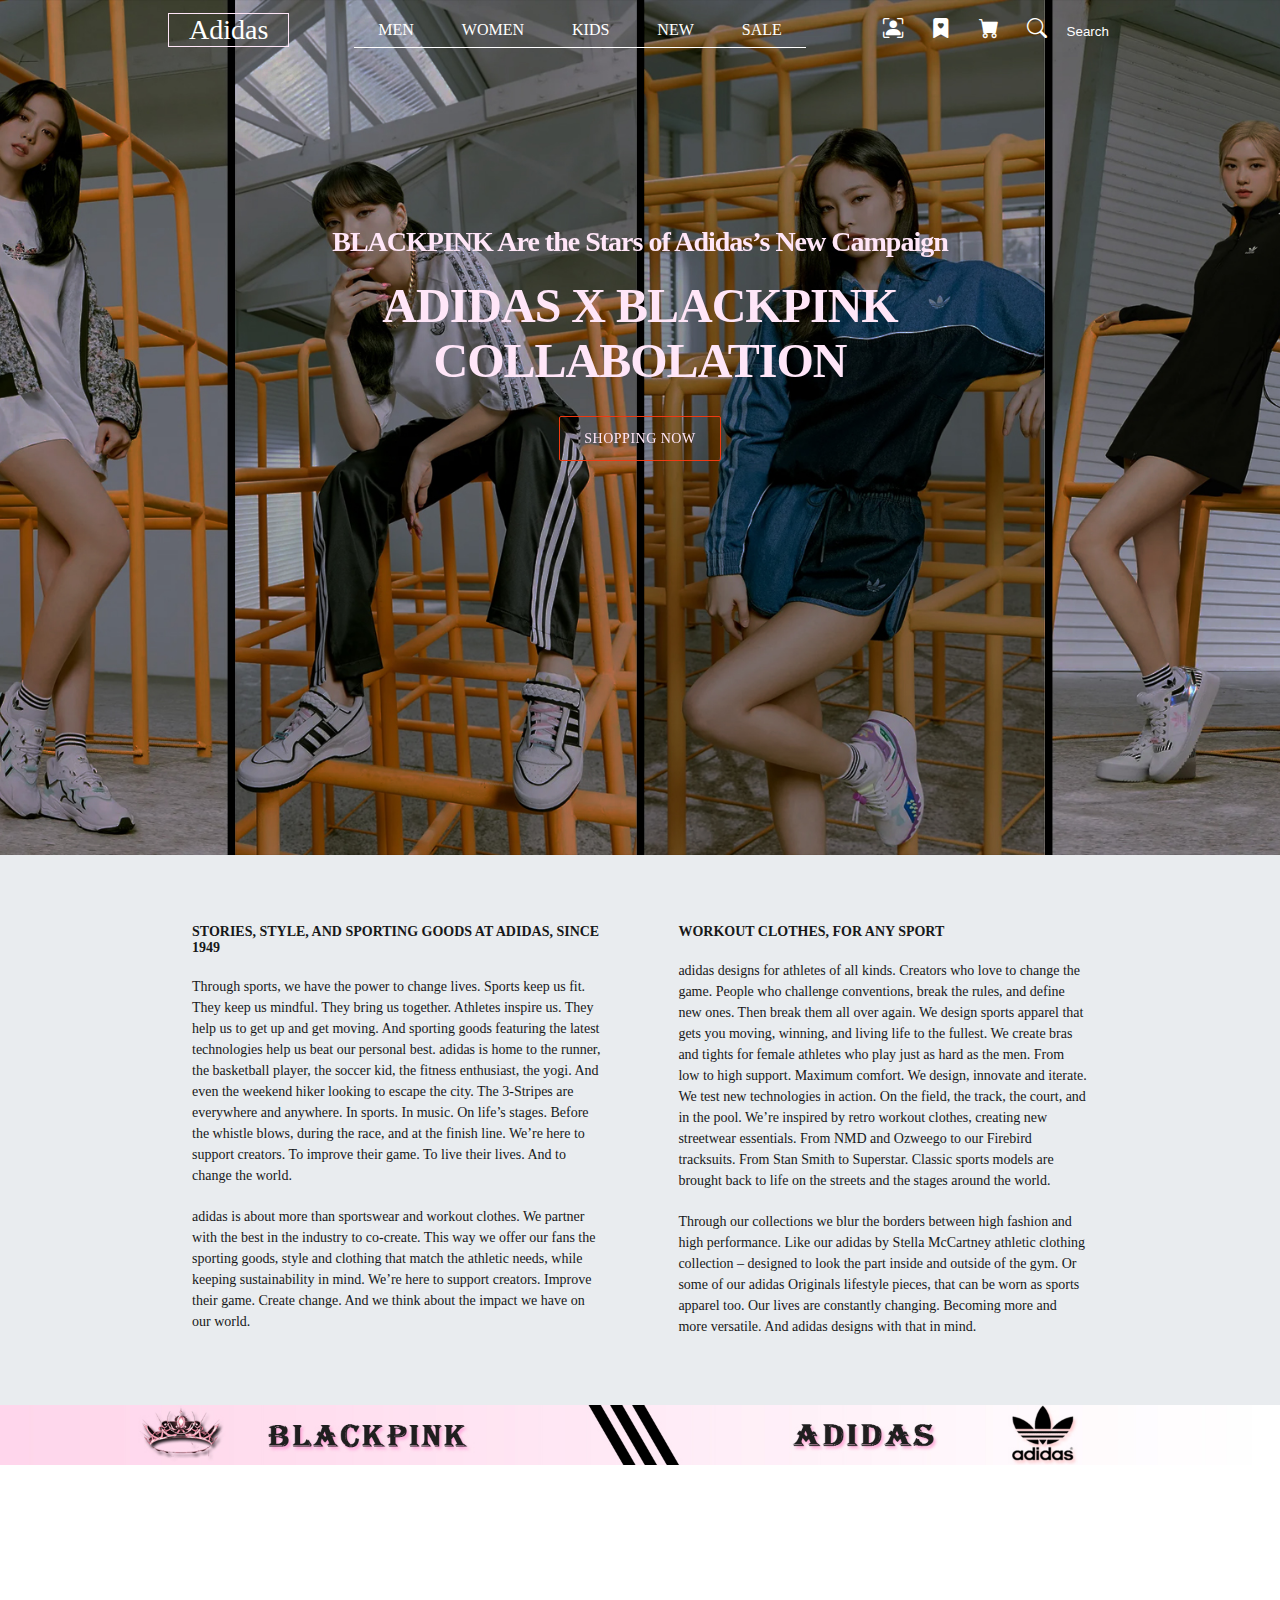
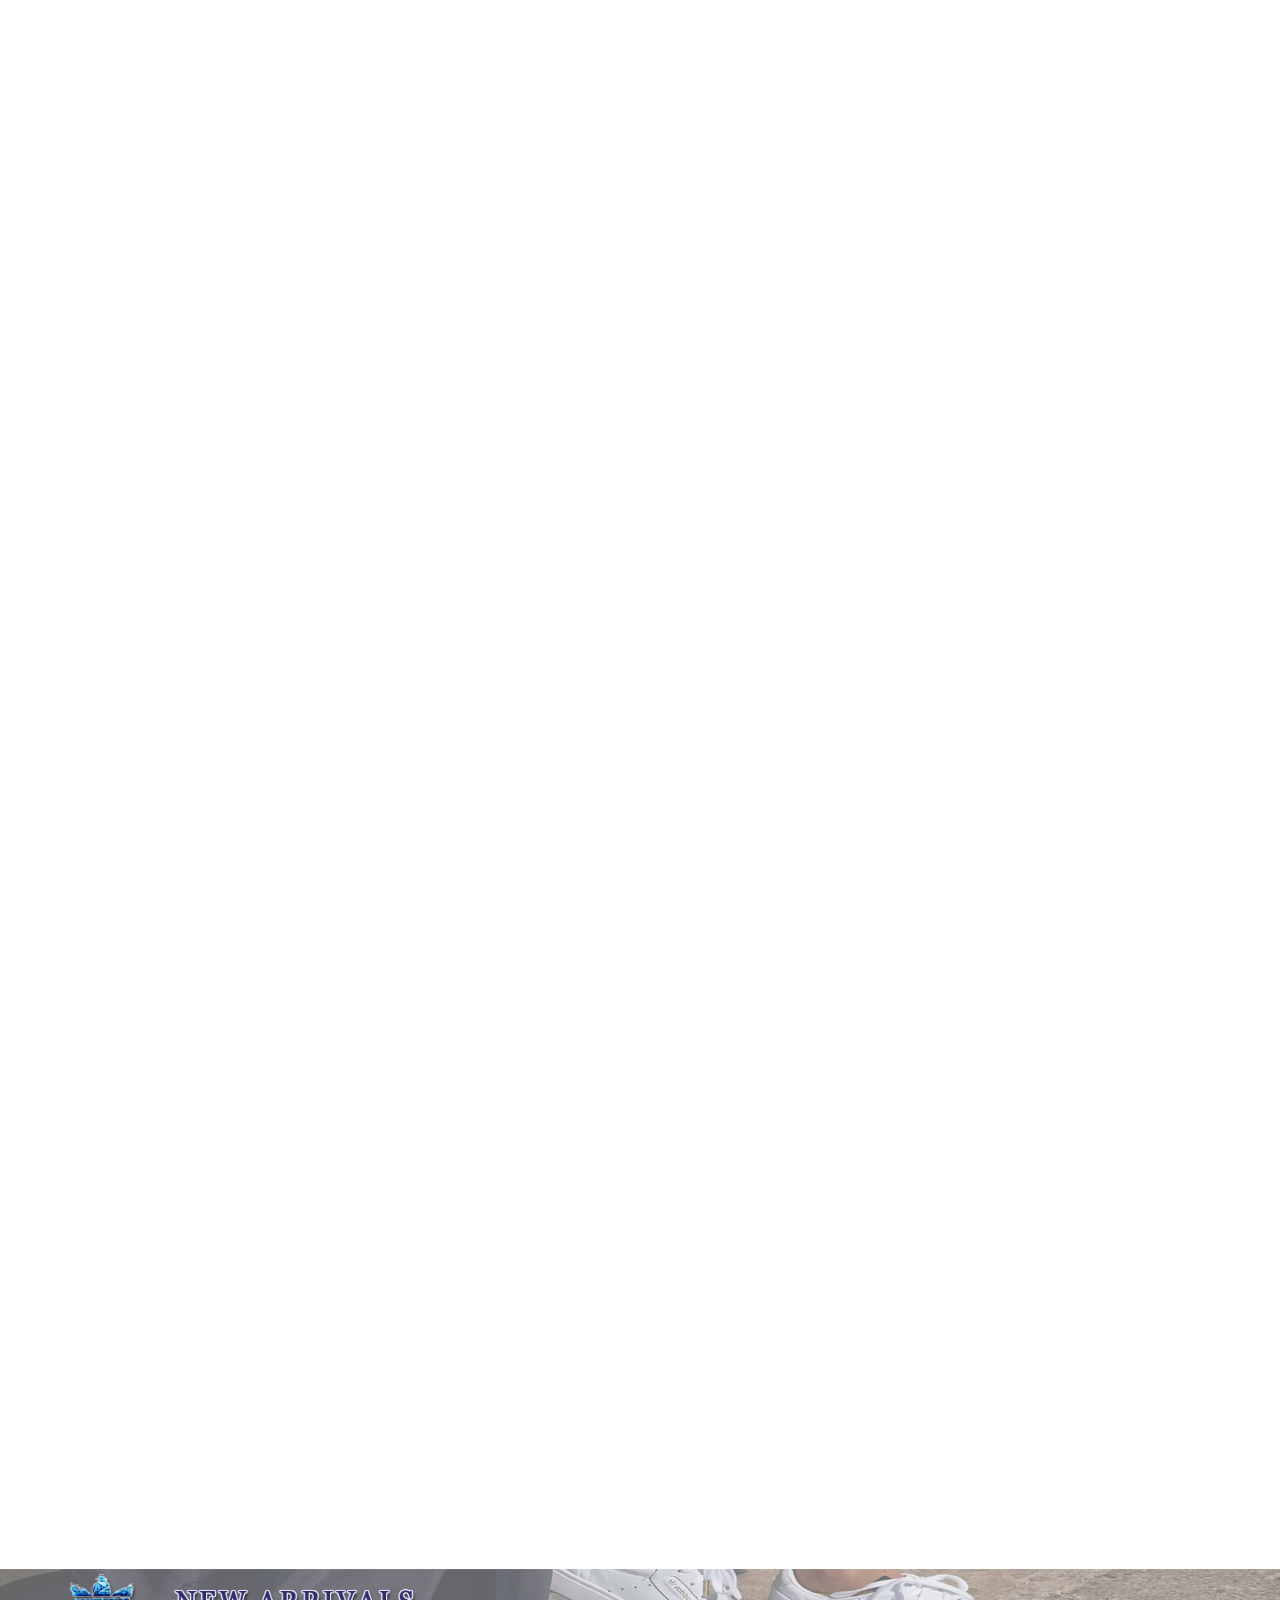
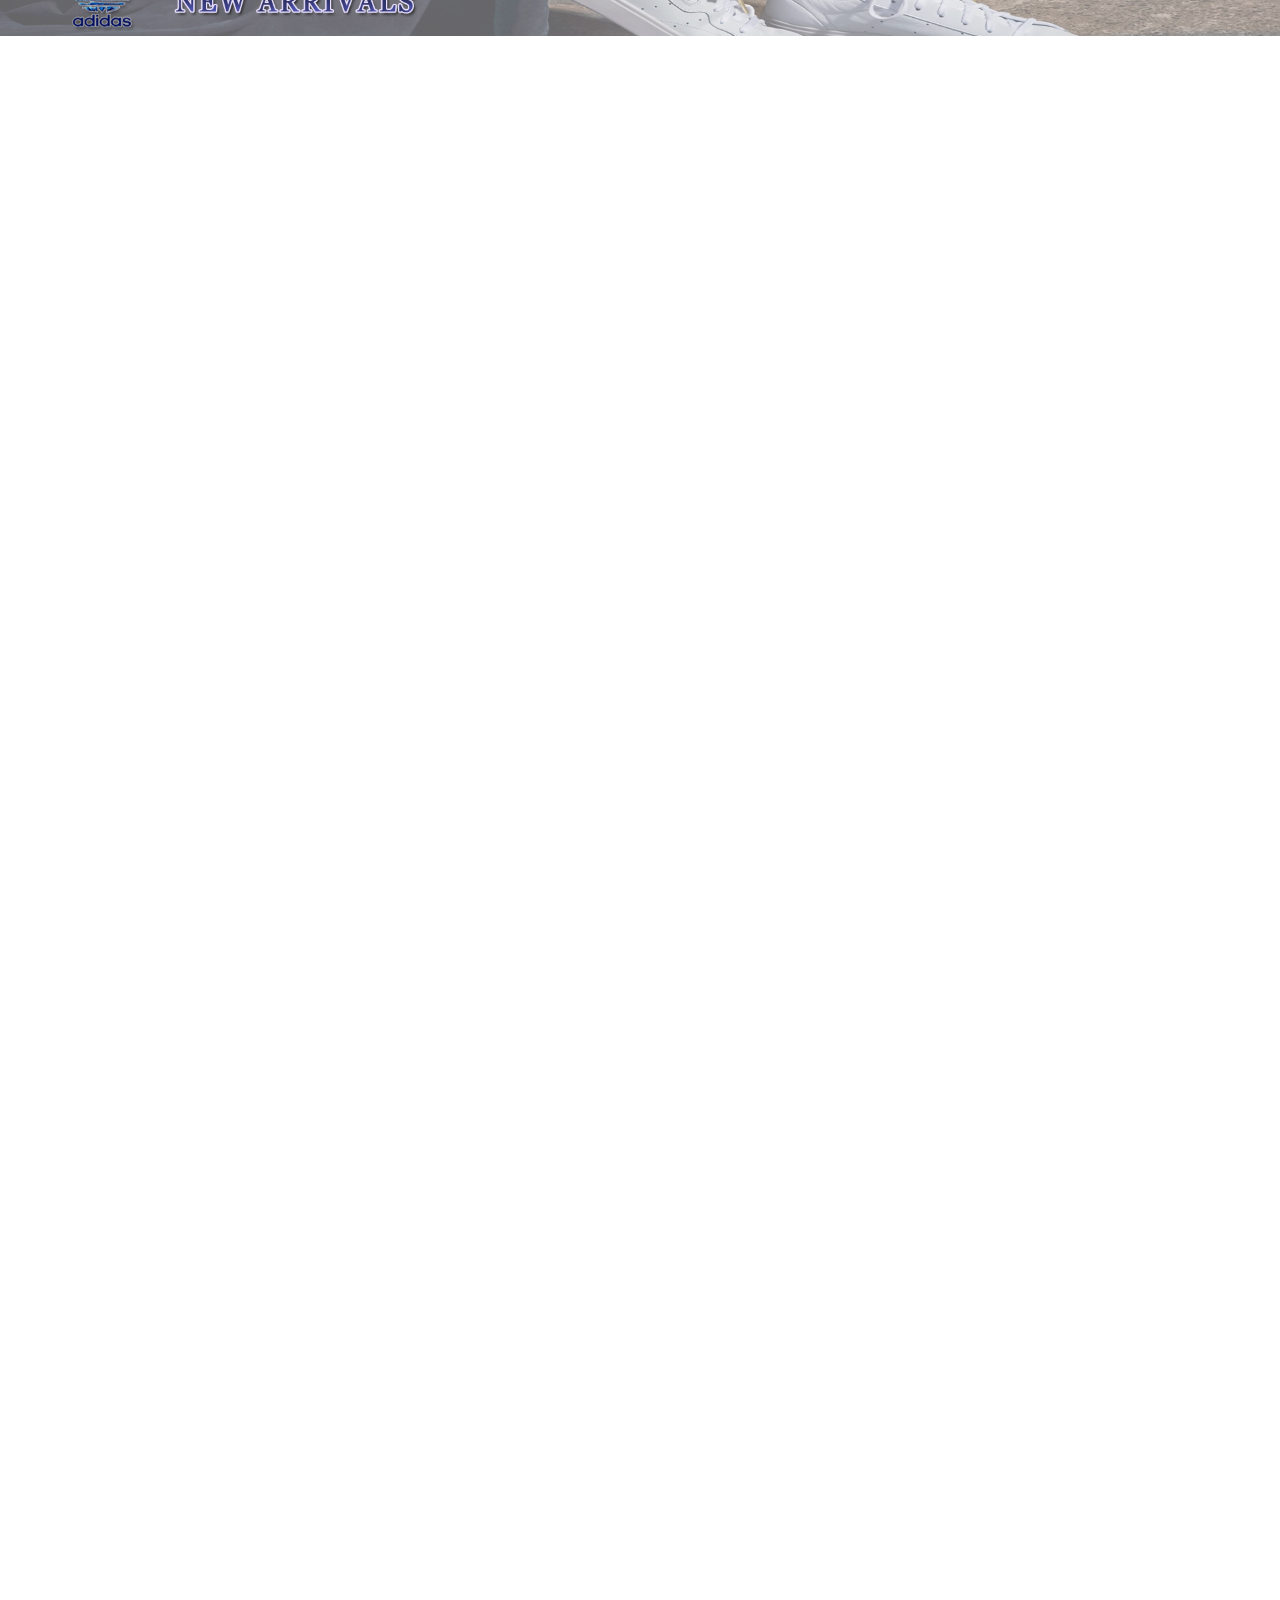
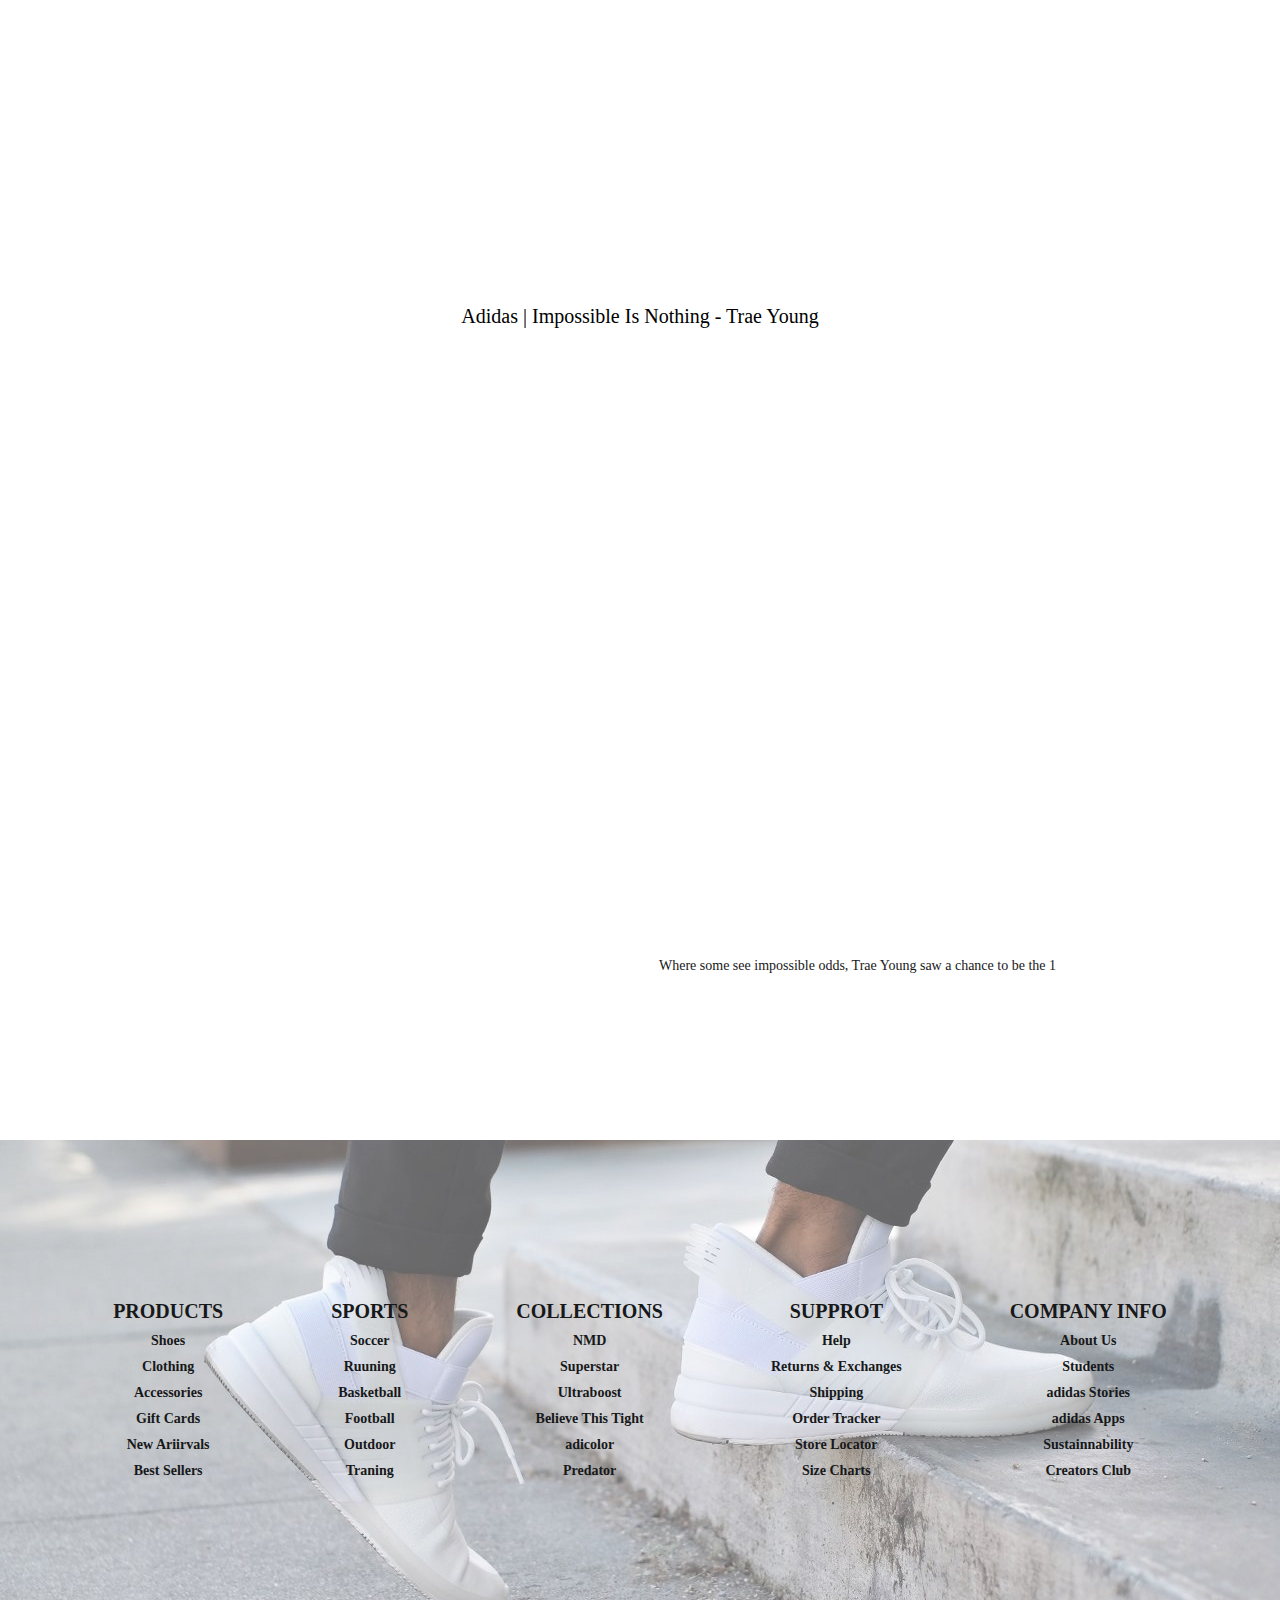
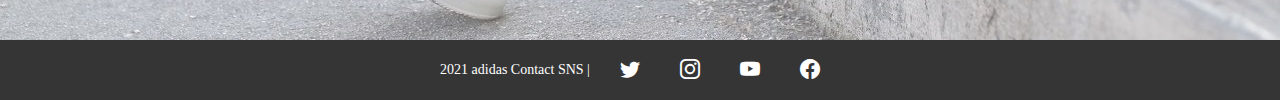
<file: index.html>
<!DOCTYPE html>
<html lang="en">
	<head>
		<meta charset="UTF-8">
		<meta http-equiv="X-UA-Compatible" content="IE=edge">
		<meta name="viewport" content="width=device-width, initial-scale=1.0">
		<link rel="stylesheet" href="main.css">
		<link rel="stylesheet" href="https://cdn.jsdelivr.net/npm/bootstrap-icons@1.6.1/font/bootstrap-icons.css">
		<link href="https://fonts.googleapis.com/css2?family=Andada+Pro:wght@600&display=swap" rel="stylesheet">
		<link href="https://cdnjs.cloudflare.com/ajax/libs/particlesjs/2.2.2/particles.min.js">
		<link href="https://unpkg.com/aos@2.3.1/dist/aos.css" rel="stylesheet">
		<script src="https://unpkg.com/aos@2.3.1/dist/aos.js"></script>
		<script defer src="js/main.js"></script>
		<title>Adidas</title>
	</head>
	<body>
		<script>AOS.init();</script>
		<!-- navbar + hero -->
		<div class="header">
			<!-- Navbar-->
			<div class="navbar">
				<div class="navbar_logo">
					<a href="index.html">Adidas</a>
				</div>
				<ul class="navbar_menu">
					<li><a href="#">MEN</a></li>
					<li><a href="#">WOMEN</a></li>
					<li><a href="#">KIDS</a></li>
					<li><a href="#">NEW</a></li>
					<li><a href="#">SALE</a></li>
				</ul>
				<ul class ="navbar_icons">
					<a href="login.html" class="bi bi-person-bounding-box"></a>
					<a href="#" class="bi bi-bookmark-heart-fill"></a>
					<a href="#" class="bi bi-cart-fill"></a>	
					<a href="#" class="bi bi-search"></a>
					<input type="text" value="Search">
				</ul>
			</div>

			<!-- Hero -->
			<div data-aos="zoom-in" class="hero">
				<div class="hero_text">
					<h3>BLACKPINK Are the Stars of Adidas’s New Campaign</h3>
					<h1>Adidas X Blackpink COLLABOLATION</h1>
					<a href="sub.html" class="btn custom-btn bordered mt-3" data-aos="fade-up" data-aos-delay="700">SHOPPING NOW</a>
				</div>
			</div>
		</div>

		<!-- Section1 -->
		<div class="hero_info">
			<div class="infobox">
				<div class="box1">
					<h6>STORIES, STYLE, AND SPORTING GOODS AT ADIDAS, SINCE 1949</h6>
					<p class="p1">Through sports, we have the power to change lives. Sports keep us fit. They keep us mindful. They bring us together. Athletes inspire us. They help us to get up and get moving. And sporting goods featuring the latest technologies help us beat our personal best. adidas is home to the runner, the basketball player, the soccer kid, the fitness enthusiast, the yogi. And even the weekend hiker looking to escape the city. The 3-Stripes are everywhere and anywhere. In sports. In music. On life’s stages. Before the whistle blows, during the race, and at the finish line. We’re here to support creators. To improve their game. To live their lives. And to change the world.</p>
					<p>adidas is about more than sportswear and workout clothes. We partner with the best in the industry to co-create. This way we offer our fans the sporting goods, style and clothing that match the athletic needs, while keeping sustainability in mind. We’re here to support creators. Improve their game. Create change. And we think about the impact we have on our world.</p>
				</div>
				<div class="box2">
					<h6>WORKOUT CLOTHES, FOR ANY SPORT</h6>
					<p class="p1">adidas designs for athletes of all kinds. Creators who love to change the game. People who challenge conventions, break the rules, and define new ones. Then break them all over again. We design sports apparel that gets you moving, winning, and living life to the fullest. We create bras and tights for female athletes who play just as hard as the men. From low to high support. Maximum comfort. We design, innovate and iterate. We test new technologies in action. On the field, the track, the court, and in the pool. We’re inspired by retro workout clothes, creating new streetwear essentials. From NMD and Ozweego to our Firebird tracksuits. From Stan Smith to Superstar. Classic sports models are brought back to life on the streets and the stages around the world.</p>
					<p>Through our collections we blur the borders between high fashion and high performance. Like our adidas by Stella McCartney athletic clothing collection – designed to look the part inside and outside of the gym. Or some of our adidas Originals lifestyle pieces, that can be worn as sports apparel too. Our lives are constantly changing. Becoming more and more versatile. And adidas designs with that in mind.</p>
				</div>
			</div>
		</div>

		<!-- Section2 -->
		<div class="section_bp">
			<div class="bp_banner">
				<img src="imgs/banner.jpg">
			</div>
			<div data-aos="fade-up" data-aos-duration="1500" class="content">
				<div class="item">
					<a href="sub.html"><img src="imgs/bp1.jpg" alt="#"></a>
					<h6>Adidas Adicolor Classics Adibreak Track Pants</h6>
					<p>Women's Originals</p>
					<p>$90</p>
				</div>
				<div class="item">
					<a href="sub.html"><img src="imgs/bp2.jpg" alt="#"></a>
					<h6>Adidas Originals R.Y.V. Track Set</h6>
					<p>Women's Originals</p>
					<p>J $130 / P &120</p>
				</div>
				<div class="item">
					<a href="sub.html"><img src="imgs/bp3.jpg" alt="#"></a>
					<h6>Adidas Originals Forum Plus Shoes</h6>
					<p>Women's Originals</p>
					<p>$140</p>
				</div>
				<div class="item">
					<a href="sub.html"><img src="imgs/bp4.jpg" alt="#"></a>
					<h6>Adidas Denim Japona Track Set</h6>
					<p>Women's Originals</p>
					<p>J $180 / P $140</p>
				</div>
				<div class="item">
					<a href="#"><img src="imgs/bp5.jpg" alt="#"></a>
					<h6>Jennie wearing Adidas Denim Hoodie and Short</h6>
					<p>Women's Originals</p>
					<p>J $180 / P $85</p>
				</div>
				<div class="item">
					<a href="#"><img src="imgs/bp6.jpg" alt="#"></a>
					<h6>Adidas Original Falcon Shoes</h6>
					<p>Women's Originals</p>
					<p>$120</p>
				</div>
				<div class="item">
					<a href="#"><img src="imgs/bp7.jpg" alt="#"></a>
					<h6>Adibreak Wide Leg Track Pants</h6>
					<p>Women's Originals</p>
					<p>$90</p>
				</div>
				<div class="item">
					<a href="#"><img src="imgs/bp8.jpg" alt="#"></a>
					<h6>Adidas Superstar Shoes</h6>
					<p>Women's Originals</p>
					<p>$90</p>
				</div>
			</div>
		</div>
		<!-- Section3 -->
		<div class="section_new">
			<div class="banner">
			  <img src="imgs/new.jpg">
			</div>
			<div data-aos="fade-up" data-aos-duration="1500" class="content">
				<div class="item1">
					<a href="sub.html"><img src="imgs/new1.jpg" alt="#"></a>
					<h6>Adicolor Shattered Trefoil Hoodie</h6>
					<p>Men's Originals</p>
					<p>$65</p>
				</div>
				<div class="item2">
					<a href="sub.html"><img src="imgs/new2.jpg" alt="#"></a>
					<h6>Terrex MYSHELTER PrimaLoft Parley Hooded Jacket</h6>
					<p>Men's TERREX</p>
					<p>$220</p>
				</div>
				<div class="item3">
					<a href="sub.html"><img src="imgs/new3.jpg" alt="#"></a>
					<h6>Big Baffle Down Jacket</h6>
					<p>Men's Hiking</p>
					<p>$220</p>
				</div>
				<div class="item4">
					<a href="sub.html"><img src="imgs/new4.jpg" alt="#"></a>
					<h6>Tiro Winterized Track Pants</h6>
					<p>Men's Soccer</p>
					<p>$60</p>
				</div>
				<div class="item5">
					<a href="#"><img src="imgs/new5.jpg" alt="#"></a>
					<h6>NMD_R1 Primeblue Shoes</h6>
					<p>Men's Originals</p>
					<p>$140</p>
				</div>
				<div class="item6">
					<a href="#"><img src="imgs/new6.jpg" alt="#"></a>
					<h6>Stan Smith Vulc Shoes</h6>
					<p>Men's Originals</p>
					<p>$75</p>
				</div>
				<div class="item7">
					<a href="#"><img src="imgs/new7.jpg" alt="#"></a>
					<h6>Ultraboost 1.0 DNA Shoes</h6>
					<p>Running</p>
					<p>$180</p>
				</div>
				<div class="item8">
					<a href="#"><img src="imgs/new8.jpg" alt="#"></a>
					<h6>Top Ten Hi ESPN Shoes</h6>
					<p>Men's Originals</p>
					<p>$150</p>
				</div>
			</div>
		</div>
		
		<!-- Section4 -->
		<div class="section_video">
			<div class="video_h4">
				<h5>Adidas | Impossible Is Nothing - Trae Young</h5>
			</div>
			<iframe src="https://www.youtube.com/embed/gK8hSeQ4bFU?autoplay=1" id="iframe" onload="Height();" frameborder="0" scrolling="no" style="overflow-x:hidden; overflow:auto; width:70%; height:60%;"></iframe>
			<div class="video_h6">
				<h6>Where some see impossible odds, Trae Young saw a chance to be the 1</h6>
			</div>
		</div>

		<!-- Footer -->
		<div class="footer">
			<div class="list">
				<ul class="ul1">
					<li><a class="first" href="#">PRODUCTS</a></li>
					<li><a href="#">Shoes</a></li>
					<li><a href="#">Clothing</a></li>
					<li><a href="#">Accessories</a></li>
					<li><a href="#">Gift Cards</a></li>
					<li><a href="#">New Ariirvals</a></li>
					<li><a href="#">Best Sellers</a></li>
				</ul>
				<ul>
					<li><a class="first" href="#">SPORTS</a></li>
					<li><a href="#">Soccer</a></li>
					<li><a href="#">Ruuning</a></li>
					<li><a href="#">Basketball</a></li>
					<li><a href="#">Football</a></li>
					<li><a href="#">Outdoor</a></li>
					<li><a href="#">Traning</a></li>
				</ul>
				<ul>
					<li><a class="first" href="#">COLLECTIONS</a></li>
					<li><a href="#">NMD</a></li>
					<li><a href="#">Superstar</a></li>
					<li><a href="#">Ultraboost</a></li>
					<li><a href="#">Believe This Tight</a></li>
					<li><a href="#">adicolor</a></li>
					<li><a href="#">Predator</a></li>
				</ul>
				<ul>
					<li><a class="first" href="#">SUPPROT</a></li>
					<li><a href="#">Help</a></li>
					<li><a href="#">Returns & Exchanges</a></li>
					<li><a href="#">Shipping</a></li>
					<li><a href="#">Order Tracker</a></li>
					<li><a href="#">Store Locator</a></li>
					<li><a href="#">Size Charts</a></li>
				</ul>
				<ul class="ul5">
					<li><a class="first" href="#">COMPANY INFO</a></li>
					<li><a href="#">About Us</a></li>
					<li><a href="#">Students</a></li>
					<li><a href="#">adidas Stories</a></li>
					<li><a href="#">adidas Apps</a></li>
					<li><a href="#">Sustainnability</a></li>
					<li><a href="#">Creators Club</a></li>
				</ul>
			</div>
		</div>
		<div class="footer2">
				<p>2021 adidas Contact SNS | </p>
				<a href="#" class="bi bi-twitter"></a>
				<a href="#" class="bi bi-instagram"></a>
				<a href="#" class="bi bi-youtube"></a>
				<a href="#" class="bi bi-facebook"></a>
		</div>
	</body>
</html>
</file>
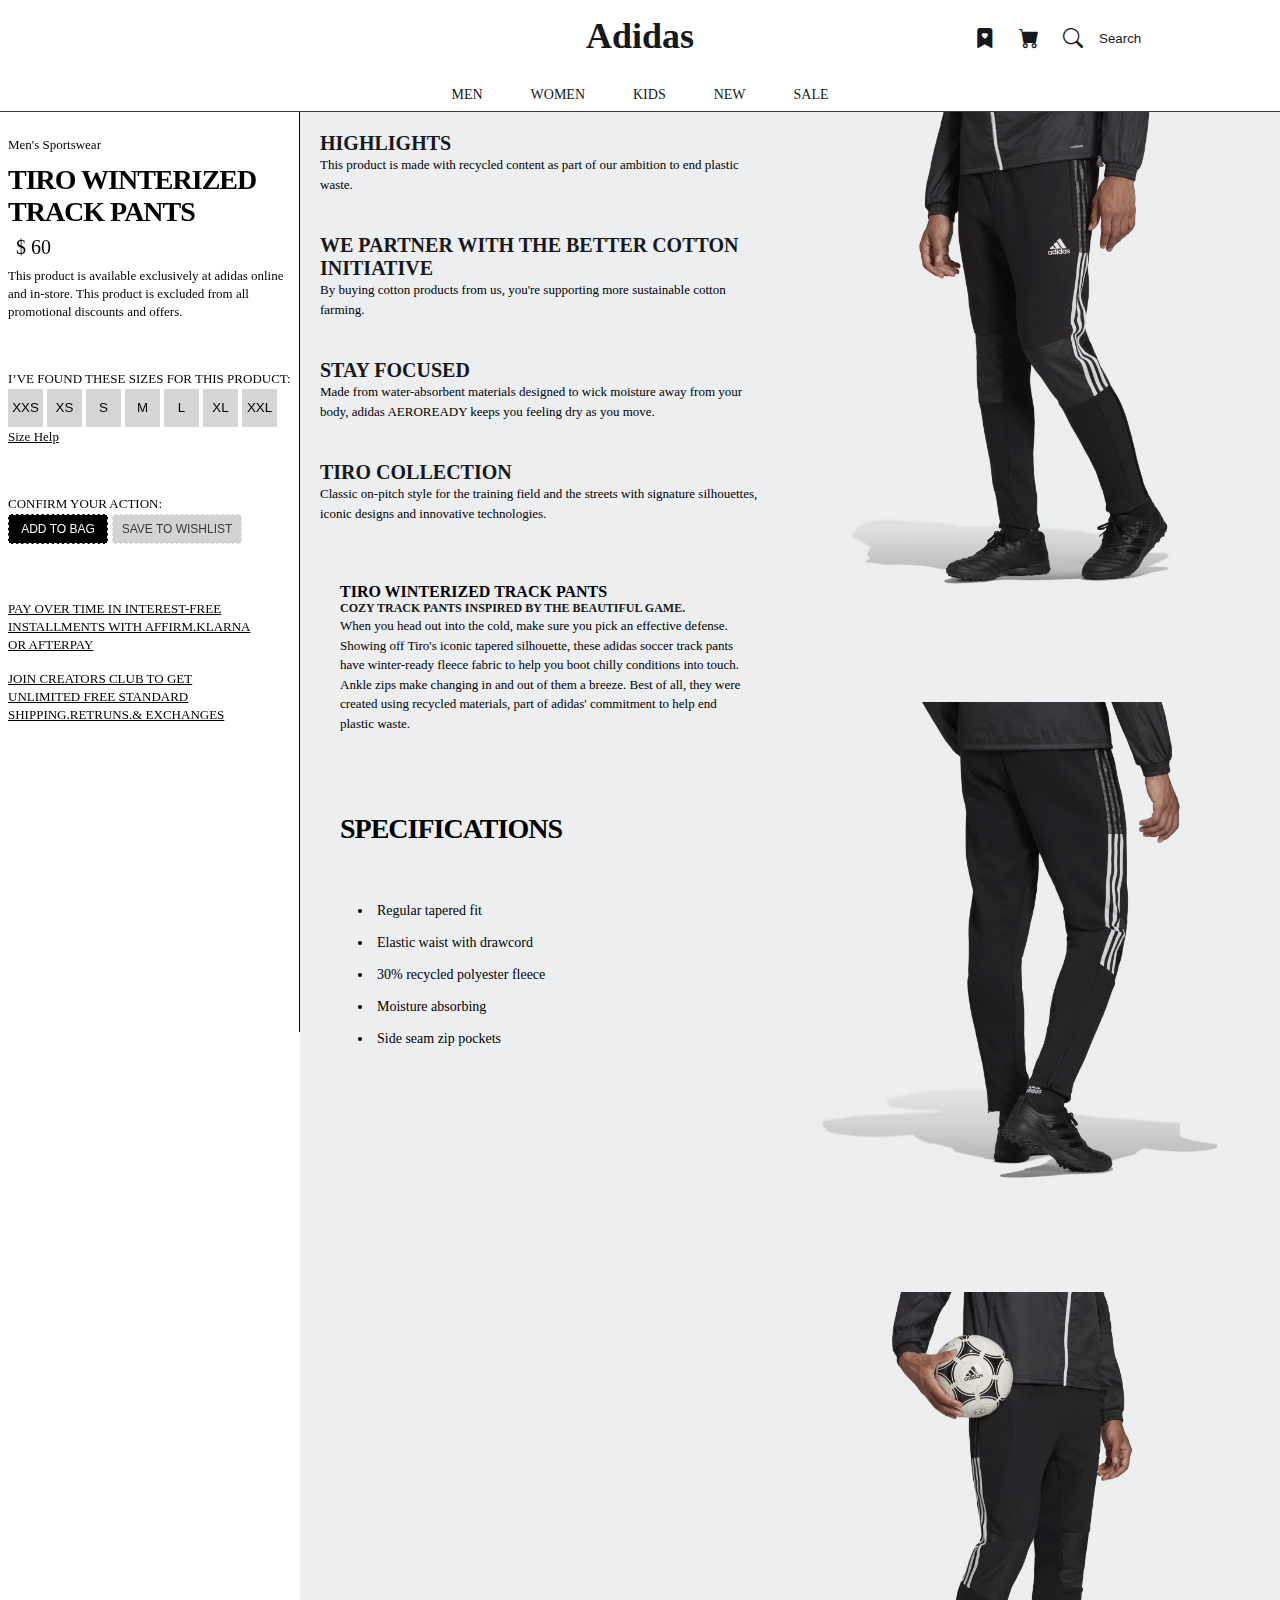
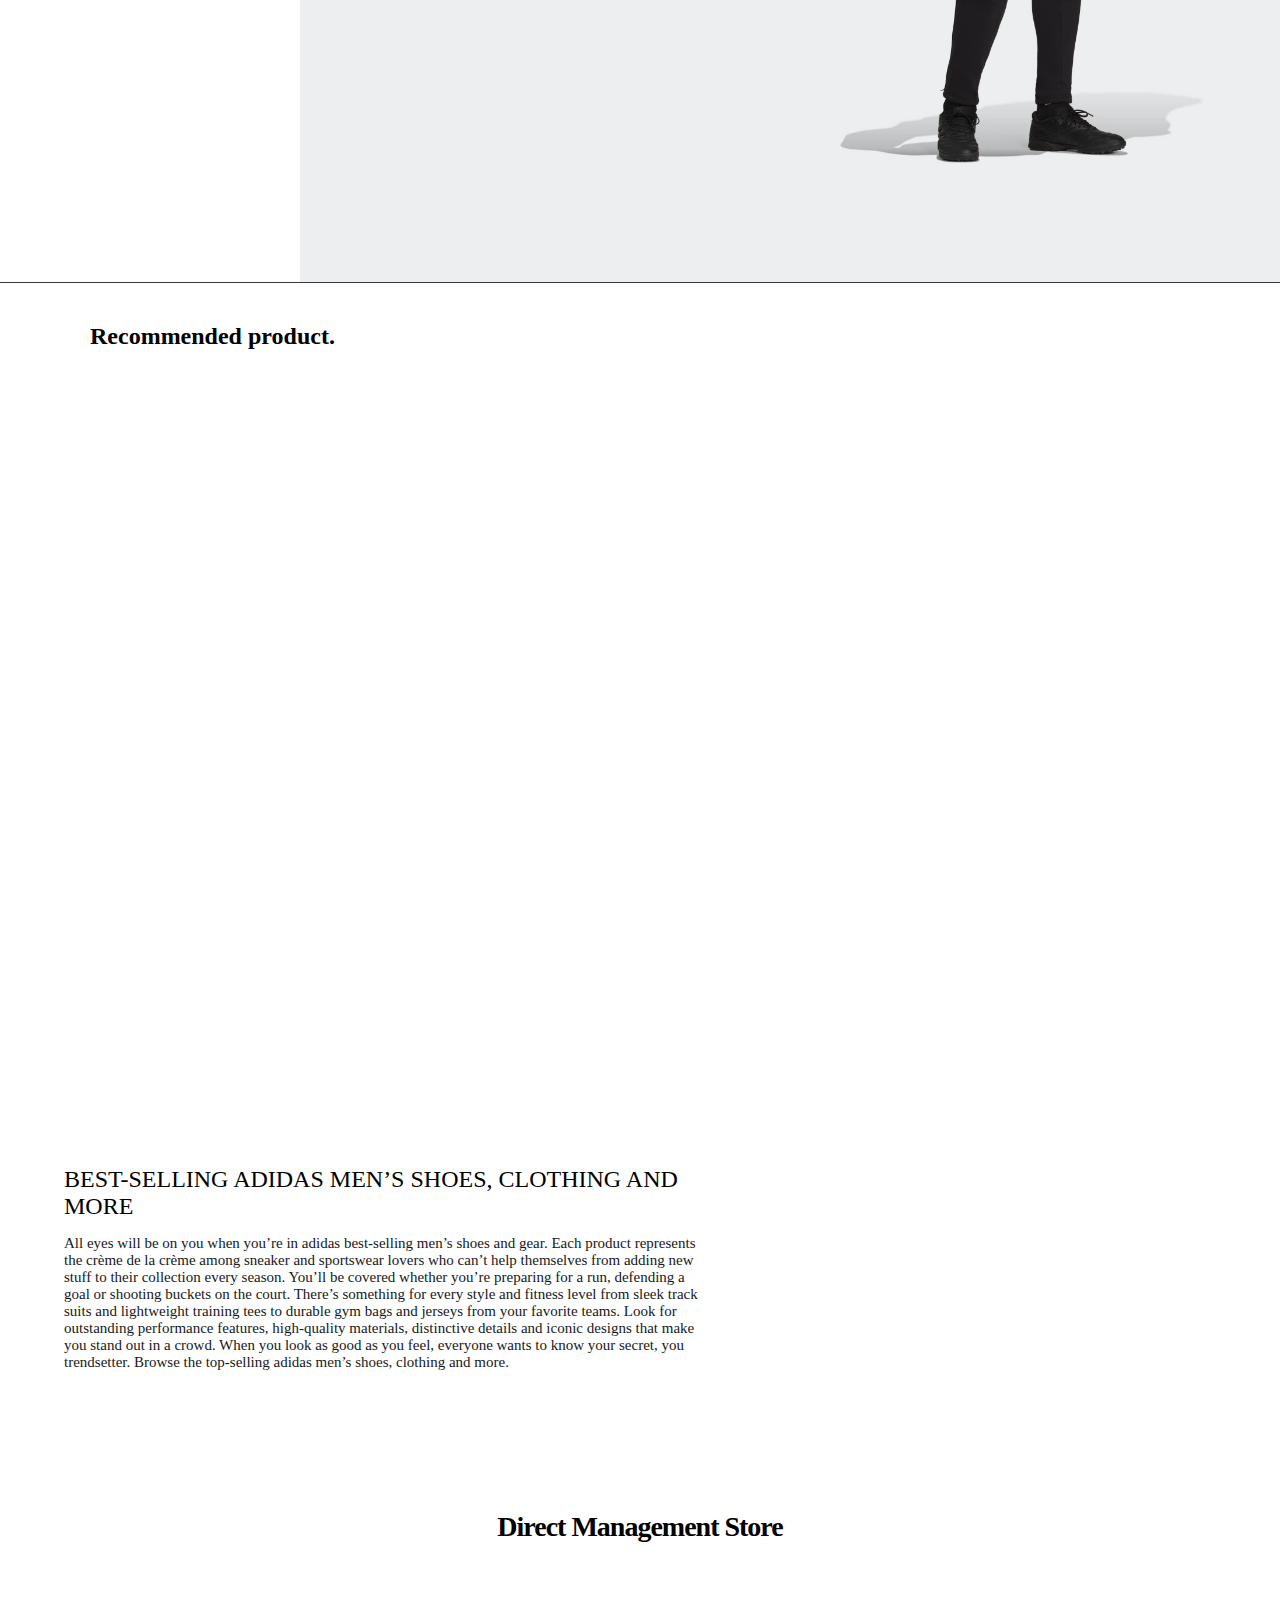
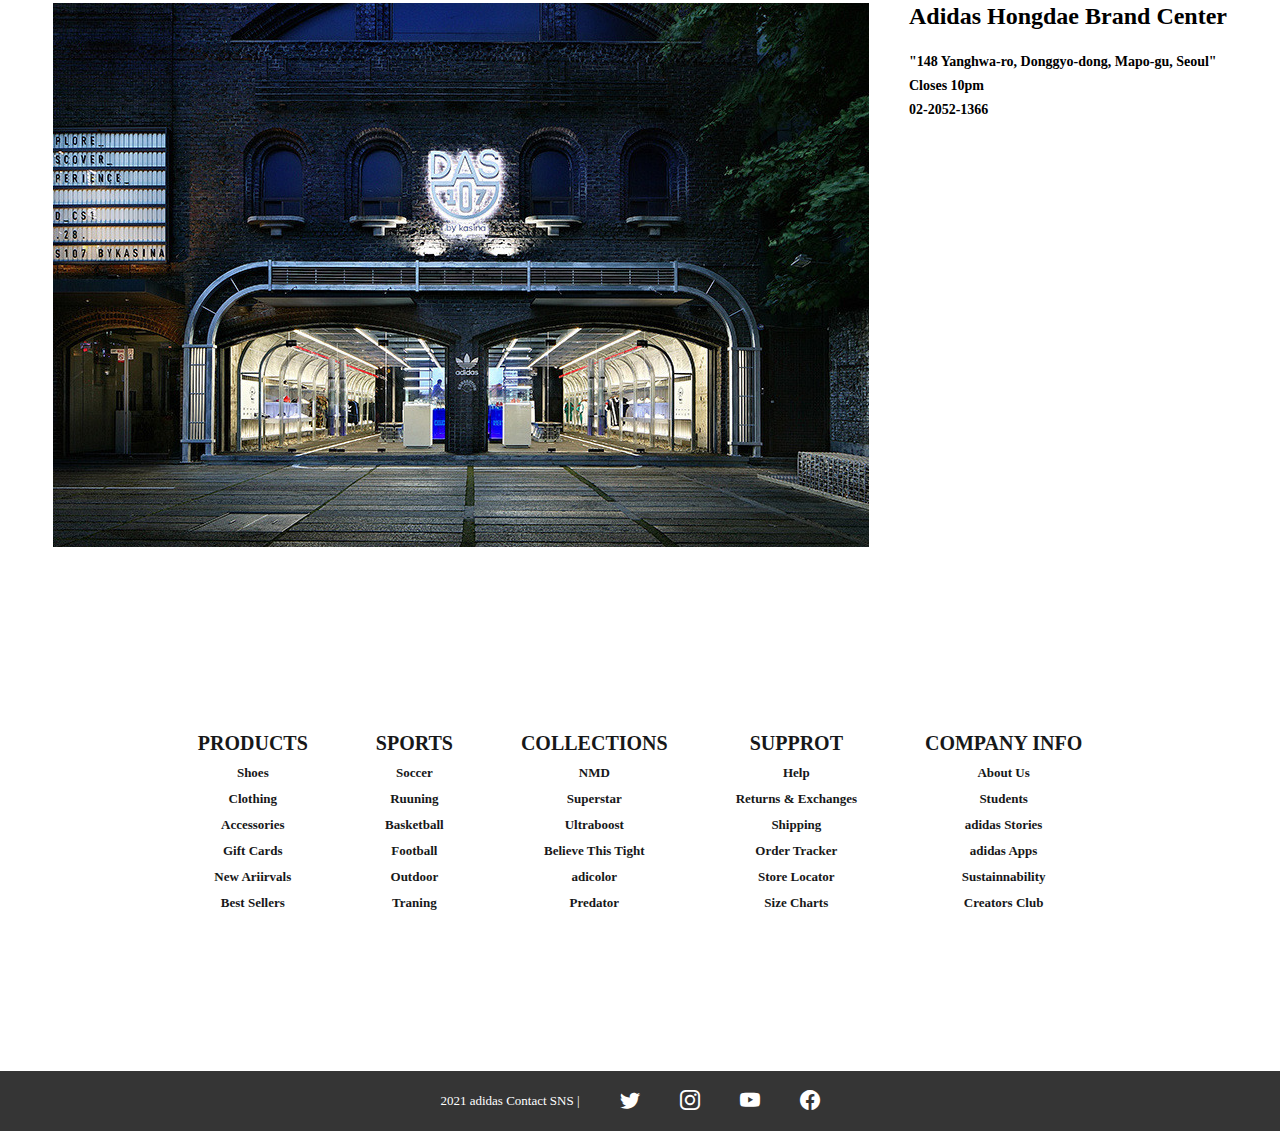
<file: sub.html>
<!DOCTYPE html>
<html lang="en">
	<head>
		<meta charset="UTF-8">
		<meta http-equiv="X-UA-Compatible" content="IE=edge">
		<meta name="viewport" content="width=device-width, initial-scale=1.0">
		<link rel="stylesheet" href="sub.css">
		<link rel="stylesheet" href="https://cdn.jsdelivr.net/npm/bootstrap-icons@1.6.1/font/bootstrap-icons.css">
		<link href="https://fonts.googleapis.com/css2?family=Andada+Pro:wght@600&display=swap" rel="stylesheet">
		<link href="https://cdnjs.cloudflare.com/ajax/libs/particlesjs/2.2.2/particles.min.js">
		<link href="https://unpkg.com/aos@2.3.1/dist/aos.css" rel="stylesheet">
		<script src="https://unpkg.com/aos@2.3.1/dist/aos.js"></script>
		<script defer src="js/main.js"></script>
		<title>Sub</title>
	</head>
	<body>
		<script>AOS.init();</script>
		<!-- Nav bar -->
		<div class="navbar">
			<div class="navbar_logo_icons">
				<div class="space">
					<div>　</div>
				</div>
				<div class="navbar_logo">
					<a href="index.html">Adidas</a>
				</div>
				<ul class ="navbar_icons">
					<a href="#"" class="bi bi-bookmark-heart-fill"></a>
					<a href="#" class="bi bi-cart-fill"></a>	
					<a href="#" class="bi bi-search"></a>
					<input type="text" value="Search">
				</ul>
			</div>
		</div>
		<div>
			<ul class="navbar_menu">
				<li><a href="#">MEN</a></li>
				<li><a href="#">WOMEN</a></li>
				<li><a href="#">KIDS</a></li>
				<li><a href="#">NEW</a></li>
				<li><a href="#">SALE</a></li>
			</ul>
		</div>

		<!-- Section1 -->
		<div class="section1">
			<div class="left">
				<div class="text1">
					<p id="first">Men's Sportswear</p>
					<h3>TIRO WINTERIZED TRACK PANTS</h3>
					<h5>$ 60</h5>
					<p>This product is available exclusively at adidas online and in-store. This product is excluded from all promotional discounts and offers.</p>
				</div>
				<div class="text3">
					<p>I’VE FOUND THESE SIZES FOR THIS PRODUCT:</p>
					<input type="button" value="XXS">
					<input type="button" value="XS">
					<input type="button" value="S">
					<input type="button" value="M">
					<input type="button" value="L">
					<input type="button" value="XL">
					<input type="button" value="XXL">
					<p id="help">Size Help</p>
				</div>
				<div class="text4">
					<p>CONFIRM YOUR ACTION:</p>
					<button>ADD TO BAG</button>
					<button class="button2">SAVE TO WISHLIST</button>
				</div>
				<div class="text5">
					<a href="#"><p>PAY OVER TIME IN INTEREST-FREE INSTALLMENTS WITH AFFIRM.KLARNA OR AFTERPAY</p></a>
					<a href="#"><P>JOIN CREATORS CLUB TO GET UNLIMITED FREE STANDARD SHIPPING.RETRUNS.& EXCHANGES</P>
				</div>
			</div>
			<div class="right">
				<div class="right_text">
					<div>
						<a>HIGHLIGHTS</a>
						<P>This product is made with recycled content as part of our ambition to end plastic waste.</P>
					</div>
					<div>
						<a>WE PARTNER WITH THE BETTER COTTON INITIATIVE</a>
						<P>By buying cotton products from us, you're supporting more sustainable cotton farming.</P>
					</div>
					<div>
						<a>STAY FOCUSED</a>
						<P>Made from water-absorbent materials designed to wick moisture away from your body, adidas AEROREADY keeps you feeling dry as you move.</P>
					</div>
					<div>
						<a>TIRO COLLECTION</a>
						<P>Classic on-pitch style for the training field and the streets with signature silhouettes, iconic designs and innovative technologies.</P>
					</div>
					<div class="info">
						<div class="info_text">
							<h5>TIRO WINTERIZED TRACK PANTS</h5>
							<h6>COZY TRACK PANTS INSPIRED BY THE BEAUTIFUL GAME.</h6>
							<P>When you head out into the cold, make sure you pick an effective defense. Showing off Tiro's iconic tapered silhouette, these adidas soccer track pants have winter-ready fleece fabric to help you boot chilly conditions into touch. Ankle zips make changing in and out of them a breeze. Best of all, they were created using recycled materials, part of adidas' commitment to help end plastic waste.</P>
						</div>
					</div>
					<div class="info_ul">
						<div>
							<h3>SPECIFICATIONS</h3>
						</div>
						<div class="ulbox">
							<ul>
								<li>Regular tapered fit</li>
								<li>Elastic waist with drawcord</li>
								<li>30% recycled polyester fleece</li>
								<li>Moisture absorbing</li>
								<li>Side seam zip pockets</li>
							</ul>
						</div>
					</div>
				</div>
				<div data-aos="fade-up" data-aos-duration="1500" class="right_imgs">
					<img src="imgs/sub1.jpg">
					<img src="imgs/sub2.jpg">
					<img src="imgs/sub3.jpg">
				</div>
			</div>
		</div>

		<!-- Section2 -->
		<div class="section2">
			<div class="product">
				<h4>Recommended product.</h4>
			</div>
			<div data-aos="fade-up" data-aos-duration="1500" class="product_imgs">
				<div>
					<a href="#"><img src="imgs/pro1.jpg"></a>
					<h6>Tiro 21 Track Jacket</h6>
					<p>Men's Lifestyle</p>
				</div>
				<div>
					<a href="#"><img src="imgs/pro2.jpg"></a>
					<h6>Essentials Fleece 3-Stripes Hoodie</h6>
					<p>Men's Essentials</p>
				</div>
				<div>
					<a href="#"><img src="imgs/pro3.jpg"></a>
					<h6>Essentials Polar Fleece Pants</h6>
					<p>Men's Essentials</p>
				</div>
				<div>
					<a href="#"><img src="imgs/pro4.jpg"></a>
					<h6>AEROREADY 2 Move Sprot Shorts</h6>
					<p>Men's Training</p>
				</div>
				<div>
					<a href="#"><img src="imgs/pro5.jpg"></a>
					<h6>NMD_R1 Primeblue Shoes</h6>
					<p>Men's Originals</p>
				</div>
				<div>
					<a href="#"><img src="imgs/pro6.jpg"></a>
					<h6>Forum Low Shoes</h6>
					<p>Originals</p>
				</div>
			</div>
			<div class="more">
				<h5>BEST-SELLING ADIDAS MEN’S SHOES, CLOTHING AND MORE</h5>
				<h6>All eyes will be on you when you’re in adidas best-selling men’s shoes and gear. Each product represents the crème de la crème among sneaker and sportswear lovers who can’t help themselves from adding new stuff to their collection every season. You’ll be covered whether you’re preparing for a run, defending a goal or shooting buckets on the court. There’s something for every style and fitness level from sleek track suits and lightweight training tees to durable gym bags and jerseys from your favorite teams. Look for outstanding performance features, high-quality materials, distinctive details and iconic designs that make you stand out in a crowd. When you look as good as you feel, everyone wants to know your secret, you trendsetter. Browse the top-selling adidas men’s shoes, clothing and more.</h6>
			</div>
			<div class="store">
				<h3>Direct Management Store</h3>
			</div>
			<div class="store_imgtext">
				<div class="store_img">
					<img src="imgs/store1.jpg">
				</div>
				<div class="store_text">
					<h4>Adidas Hongdae Brand Center</h4>
					<p>"148 Yanghwa-ro, Donggyo-dong, Mapo-gu, Seoul"</p>
					<p>Closes 10pm</p>
					<P>02-2052-1366</P>
				</div>
			</div>
		</div>

		<!-- Footer -->
		<div class="footer">
			<div class="list">
				<ul class="ul1">
					<li><a class="first" href="#">PRODUCTS</a></li>
					<li><a href="#">Shoes</a></li>
					<li><a href="#">Clothing</a></li>
					<li><a href="#">Accessories</a></li>
					<li><a href="#">Gift Cards</a></li>
					<li><a href="#">New Ariirvals</a></li>
					<li><a href="#">Best Sellers</a></li>
				</ul>
				<ul>
					<li><a class="first" href="#">SPORTS</a></li>
					<li><a href="#">Soccer</a></li>
					<li><a href="#">Ruuning</a></li>
					<li><a href="#">Basketball</a></li>
					<li><a href="#">Football</a></li>
					<li><a href="#">Outdoor</a></li>
					<li><a href="#">Traning</a></li>
				</ul>
				<ul>
					<li><a class="first" href="#">COLLECTIONS</a></li>
					<li><a href="#">NMD</a></li>
					<li><a href="#">Superstar</a></li>
					<li><a href="#">Ultraboost</a></li>
					<li><a href="#">Believe This Tight</a></li>
					<li><a href="#">adicolor</a></li>
					<li><a href="#">Predator</a></li>
				</ul>
				<ul>
					<li><a class="first" href="#">SUPPROT</a></li>
					<li><a href="#">Help</a></li>
					<li><a href="#">Returns & Exchanges</a></li>
					<li><a href="#">Shipping</a></li>
					<li><a href="#">Order Tracker</a></li>
					<li><a href="#">Store Locator</a></li>
					<li><a href="#">Size Charts</a></li>
				</ul>
				<ul class="ul5">
					<li><a class="first" href="#">COMPANY INFO</a></li>
					<li><a href="#">About Us</a></li>
					<li><a href="#">Students</a></li>
					<li><a href="#">adidas Stories</a></li>
					<li><a href="#">adidas Apps</a></li>
					<li><a href="#">Sustainnability</a></li>
					<li><a href="#">Creators Club</a></li>
				</ul>
			</div>
		</div>
		<div class="footer2">
				<p>2021 adidas Contact SNS | </p>
				<a href="#" class="bi bi-twitter"></a>
				<a href="#" class="bi bi-instagram"></a>
				<a href="#" class="bi bi-youtube"></a>
				<a href="#" class="bi bi-facebook"></a>
		</div>
	</body>
</html>
</file>
<file: main.css>
@charset "UTF-8";

:root {
  --primary-color: #f13a11;
  --white-color: #ffffff;
  --dark-color: #171819;
  --about-bg-color: #f9f9f9;

  --gray-color: #909090;
  --link-color: #404040;
  --p-color: black;

  --base-font-family: "Plain", sans-serif;
  --font-weight-bold: bold;
  --font-weight-normal: normal;
  --font-weight-light: 300;
  --font-weight-thin: 100;

  --h1-font-size: 48px;
  --h2-font-size: 36px;
  --h3-font-size: 28px;
  --h4-font-size: 24px;
  --h5-font-size: 20px;
  --h6-font-size: 14px;
  --p-font-size: 14px;
  --a-font-size: 20px;
  --base-font-size: 16px;
  --menu-font-size: 14px;

  --border-radius-large: 100%;
  --border-radius-small: 2px;
}

html,
body {
  background: var(--white-color);
  margin: 0;
  padding: 0;
}

.background {
  position: absolute;
  display: block;
  top: 0;
  left: 0;
  z-index: 0;
}

ul {
  list-style: none;
}

/*---------------------------------------
     TYPOGRAPHY              
  -----------------------------------------*/

h1,
h2,
h3,
h4,
h5,
h6 {
  font-weight: var(--font-weight-thin);
  line-height: normal;
}

h1 {
  font-size: var(--h1-font-size);
  font-weight: var(--font-weight-bold);
  letter-spacing: -1px;
  text-transform: uppercase;
  margin: 20px 0;
}

h2 {
  font-size: var(--h2-font-size);
  font-weight: var(--font-weight-bold);
  letter-spacing: -2px;
}

h3 {
  font-size: var(--h3-font-size);
  font-weight: var(--font-weight-bold);
  letter-spacing: -1px;
  margin: 0;
}

h4 {
  font-size: var(--h4-font-size);
}

h5 {
  font-size: var(--h5-font-size);
}

h6 {
  color: var(--dark-color);
  font-size: var(--h6-font-size);
  line-height: inherit;
  margin: 0;
}

p {
  color: var(--p-color);
  font-size: var(--p-font-size);
  font-weight: var(--font-weight-light);
  line-height: 1.5em;
}

b,
strong {
  font-weight: var(--font-weight-bold);
  letter-spacing: 0;
}

/* BUTTON */

.custom-btn {
  background: transparent;
  border-radius: var(--border-radius-small);
  padding: 14px 24px;
  color: var(--white-color);
  font-size: var(--menu-font-size);
  font-weight: var(--font-weight-normal);
  text-transform: uppercase;
  letter-spacing: 0.5px;
  white-space: nowrap;
  transition: all 0.3s ease;
}

.custom-btn:hover {
  color: var(--primary-color);
}

.custom-btn:focus {
  box-shadow: none;
}

.custom-btn.bordered:hover,
.custom-btn.bordered:focus,
.custom-btn.bg-color:hover,
.custom-btn.bg-color:focus {
  background: var(--white-color);
  border-color: transparent;
  color: var(--primary-color);
}

.bordered {
  border: 1px solid var(--primary-color);
  color: var(--primary-color);
}

.bg-color {
  background: var(--primary-color);
  color: var(--white-color);
}

/*---------------------------------------
     GENERAL               
  -----------------------------------------*/

* {
  -webkit-box-sizing: border-box;
  -moz-box-sizing: border-box;
  box-sizing: border-box;
  margin: 0;
  padding: 0;
}

*::before,
*::after {
  -webkit-box-sizing: border-box;
  -moz-box-sizing: border-box;
  box-sizing: border-box;
}

a {
  color: var(--white-color);
  font-weight: normal;
  text-decoration: none;
  transition: all 0.3s ease;
}

a:hover,
a:active,
a:focus {
  color: var(--primary-color);
  outline: none;
  text-decoration: none;
}

/* BUTTON */

.custom-btn {
  background: transparent;
  border-radius: var(--border-radius-small);
  padding: 14px 24px;
  color: var(--white-color);
  font-size: var(--menu-font-size);
  font-weight: var(--font-weight-normal);
  text-transform: uppercase;
  letter-spacing: 0.5px;
  white-space: nowrap;
  transition: all 0.3s ease;
}

.custom-btn:hover {
  color: var(--primary-color);
}

.custom-btn:focus {
  box-shadow: none;
}

.custom-btn.bordered:hover,
.custom-btn.bordered:focus,
.custom-btn.bg-color:hover,
.custom-btn.bg-color:focus {
  background: var(--white-color);
  border-color: transparent;
  color: var(--primary-color);
}

.bordered {
  border: 1px solid var(--primary-color);
  color: #ffe6f8;
}

/* header */
.header {
  width: 100%;
  height: 95vh;
  background-image: url(imgs/back1.jpg);
  background-size: cover;
  background-position: center;
  background-repeat: no-repeat;
}
/* Navbar */
.navbar {
  width: 100%;
  display: flex;
  justify-content: space-around;
  align-items: center;
  background-color: none;
  color: var(--white-color);
  padding-top: 1%;
}
.navbar_logo {
  font-size: var(--a-font-size);
  margin-left: 10.6%;
  border: 1px solid #ffe6f8;
}
.navbar_logo a {
  font-size: var(--h3-font-size);
  padding: 20px;
}
.navbar_menu {
  display: flex;
  border-bottom: 1px solid var(--white-color);
}
.navbar_menu li {
  padding: 8px 12px;
}
.navbar_menu li a {
  font-size: var(--base-font-size);
  padding: 8px 12px;
}
.navbar_icons a {
  font-size: var(--a-font-size);
  padding: 12px;
}
.navbar_icons input {
  padding: 4px;
  background: none;
  border: none;
  color: var(--white-color);
}
.navbar-toggler .navbar-toggler-icon {
  background: var(--primary-color);
  transition: background 10ms 300ms ease;
  display: block;
  width: 30px;
  height: 2px;
  position: relative;
}
/* Hero */
.hero {
  width: 100%;
  height: 70%;
  display: flex;
  flex-direction: column;
  align-items: center;
  justify-content: center;
  text-align: center;
  color: ghostwhite;
}
.hero_text {
  width: 50%;
  height: auto;
  line-height: 60px;
}
.hero_text h1,
.hero_text h3 {
  color: #ffe6f8;
}

/* Section1 */
.hero_info {
  width: 100%;
  height: 550px;
  background-color: #e9ecef;
  display: flex;
  justify-content: center;
  align-items: center;
}

.hero_info .infobox {
  width: 100%;
  display: flex;
  justify-content: center;
}
.box1,
.box2 {
  width: 32%;
  margin: 3%;
}
.infobox h6 {
  margin-bottom: 20px;
}
.infobox .p1 {
  margin-bottom: 20px;
}
.hero_info h6 {
  font-weight: var(--font-weight-bold);
}
.hero_info p {
  font-weight: var(--font-weight-light);
  color: var(--dark-color);
}

/* Section2 */
.section_bp {
  width: 100%;
}
.bp_banner img {
  width: 100%;
}

/* section3 */
.section_new {
  width: 100%;
}
.banner img {
  width: 100%;
  height: auto;
}
.content {
  display: flex;
  justify-content: center;
  flex-wrap: wrap;
  margin: 100px 0px;
}
.content div {
  width: 400px;
  height: 400px;
  margin-bottom: 100px;
  padding: 20px;
  perspective: 1000px;
}
.content div > h6 {
  font-weight: var(--font-weight-bold);
}
.content div img {
  width: 100%;
  height: auto;
  transition: 0.5s;
}
.content div img:hover {
  transform: translateY(-25px);
}

/* Section Video */
.section_video {
  width: 100%;
  height: 1000px;
  display: flex;
  justify-content: center;
  align-items: center;
  flex-direction: column;
}

.section_video .video_h6 {
  font-size: var(--base-font-size);
  width: 65%;
  display: flex;
  justify-content: flex-end;
}
.section_video .video_h4 {
  font-weight: var(--font-weight-bold);
  margin-bottom: 30px;
}

/* Footer */
.footer {
  width: 100%;
  height: 500px;
  display: flex;
  flex-direction: column;
  justify-content: center;
  align-items: center;
  background-image: url(imgs/footer.jpg);
  background-size: cover;
  background-position: top;
  background-repeat: no-repeat;
}
.footer .list {
  width: 100%;
  padding: 40px 0px;
  display: flex;
  justify-content: center;
  text-align: center;
}
.footer .list ul {
  padding: 20px 50px;
}
.footer .list ul li {
  padding: 4px;
  font-weight: normal;
  text-decoration: none;
  transition: all 0.3s ease;
}
.footer .list ul .first {
  font-size: var(--h5-font-size);
  font-weight: var(--font-weight-bold);
}
.footer .list ul li a {
  color: var(--dark-color);
  font-size: var(--p-font-size);
  font-weight: 550;
}
.footer .list ul li a:hover,
.footer .list ul li a:active,
.footer .list ul li a:focus {
  color: var(--primary-color);
  outline: none;
  text-decoration: none;
}
/* Footer2 */
.footer2 {
  width: 100%;
  height: 60px;
  background-color: #353535;
  display: flex;
  align-items: center;
  justify-content: center;
}
.footer2 a {
  font-size: var(--h5-font-size);
  padding: 8px 12px;
  margin: 8px;
}
.footer2 p {
  color: var(--white-color);
  padding-right: 10px;
}

@media screen and (max-width: 1041px) {
  /* Navbar */
  .header {
    width: 100%;
    height: 60vh;
  }
  .navbar {
    width: 100%;
    justify-content: center;
  }
  .navbar_logo {
    padding: 0;
    margin: 0;
  }
  .navbar_menu {
    display: none;
  }
  .navbar_icons {
    display: none;
  }
  /* Hero Text */
  .hero_text h3 {
    font-size: var(--h5-font-size);
  }
  .hero_text h1 {
    font-size: var(--h2-font-size);
  }
  /* Hero Info */
  .hero_info {
    height: 80%;
  }
  .infobox .box1,
  .infobox .box2 {
    width: 45%;
  }
  .hero_info p {
    font-size: 12px;
  }
  /* Video */
  .section_video {
    height: 70vh;
  }
  /* Footer */
  .footer {
    height: 40vh;
  }
  .footer .list ul {
    padding: 8px;
  }
  .footer .list ul li {
    padding: 5px 0px;
  }
  .footer .list ul li a {
    font-size: 11px;
  }
  .footer2 a {
    padding: 4px;
  }
}

@media screen and (max-width: 768px) {
  .navbar_logo {
    display: none;
  }
  .hero_text h3 {
    display: none;
  }
  .hero_text h1 {
    font-size: 28px;
  }
  /* info */
  .hero_info {
    display: none;
  }
}

@media screen and (max-width: 500px) {
  .header {
    height: 40vh;
  }
  .navbar_logo {
    display: none;
  }
  .hero_text h3 {
    display: none;
  }
  .hero_text h1 {
    font-size: 24px;
  }
  /* Section1 */
  .hero_info {
    display: none;
  }
  /* Footer */
  .ul1,
  .ul5 {
    display: none;
  }
}
</file>
<file: sub.css>
@charset "UTF-8";

:root {
  --primary-color: #f13a11;
  --white-color: #ffffff;
  --dark-color: #171819;
  --about-bg-color: #f9f9f9;

  --gray-color: #909090;
  --link-color: #404040;
  --p-color: black;

  --base-font-family: "Plain", sans-serif;
  --font-weight-bold: bold;
  --font-weight-normal: normal;
  --font-weight-light: 300;
  --font-weight-thin: 100;

  --h1-font-size: 48px;
  --h2-font-size: 36px;
  --h3-font-size: 28px;
  --h4-font-size: 24px;
  --h5-font-size: 20px;
  --h6-font-size: 14px;
  --p-font-size: 13px;
  --a-font-size: 20px;
  --base-font-size: 16px;
  --menu-font-size: 14px;

  --border-radius-large: 100%;
  --border-radius-small: 2px;
}

html,
body {
  background: var(--white-color);
  margin: 0;
  padding: 0;
}

.background {
  position: absolute;
  display: block;
  top: 0;
  left: 0;
  z-index: 0;
}

ul {
  list-style: none;
}

/*---------------------------------------
     TYPOGRAPHY              
  -----------------------------------------*/

h1,
h2,
h3,
h4,
h5,
h6 {
  font-weight: var(--font-weight-thin);
  line-height: normal;
}

h1 {
  font-size: var(--h1-font-size);
  font-weight: var(--font-weight-bold);
  letter-spacing: -1px;
  text-transform: uppercase;
  margin: 20px 0;
}

h2 {
  font-size: var(--h2-font-size);
  font-weight: var(--font-weight-bold);
  letter-spacing: -2px;
}

h3 {
  font-size: var(--h3-font-size);
  font-weight: var(--font-weight-bold);
  letter-spacing: -1px;
  margin: 0;
}

h4 {
  font-size: var(--h4-font-size);
}

h5 {
  font-size: var(--h5-font-size);
}

h6 {
  color: var(--dark-color);
  font-size: var(--h6-font-size);
  line-height: inherit;
  margin: 0;
}

p {
  color: var(--p-color);
  font-size: var(--p-font-size);
  font-weight: var(--font-weight-light);
  line-height: 1.5em;
}

* {
  -webkit-box-sizing: border-box;
  -moz-box-sizing: border-box;
  box-sizing: border-box;
  margin: 0;
  padding: 0;
}

a {
  color: var(--dark-color);
  font-weight: normal;
  text-decoration: none;
  transition: all 0.3s ease;
}

a:hover,
a:active,
a:focus {
  color: var(--primary-color);
  text-decoration: none;
}

/* Navbar */
.navbar {
  width: 100%;
  display: flex;
  justify-content: space-between;
  align-items: center;
  color: var(--dark-color);
  padding: 15px 0px;
}
.navbar_logo_icons {
  width: 100%;
  display: flex;
  justify-content: space-between;
}
.navbar_logo_icons .space {
  width: 45%;
}
.navbar_logo_icons ul {
  width: 45%;
  display: flex;
  justify-content: flex-end;
}
.navbar_logo a {
  font-size: var(--h2-font-size);
  padding: 12px;
  font-weight: var(--font-weight-bold);
}
.navbar_menu {
  width: 100%;
  display: flex;
  justify-content: center;
  border-bottom: 1px solid #3a3a3a;
  padding: 8px 12px;
}
.navbar_menu li {
  padding: 0px 12px;
}
.navbar_menu li a {
  font-size: var(--h6-font-size);
  padding: 4px 12px;
}
.navbar_icons a {
  font-size: var(--a-font-size);
  padding: 12px;
}
.navbar_icons input {
  padding: 4px;
  background: none;
  border: none;
  color: var(--dark-color);
}
.navbar-toggler .navbar-toggler-icon {
  background: var(--primary-color);
  transition: background 10ms 300ms ease;
  display: block;
  width: 30px;
  height: 2px;
  position: relative;
}

/* Section1 */
.section1 {
  width: 100%;
  display: flex;
  justify-content: space-between;
  border-bottom: 1px solid #3a3a3a;
}
.left {
  width: 25%;
  min-width: 300px;
  height: 920px;
  position: sticky;
  top: 10px;
  border-right: 1px solid black;
}
.left div {
  padding: 24px 8px;
  line-height: 24px;
}
.text1 {
  width: 100%;
}
.text1 p {
  line-height: 18px;
}
.text1 h5 {
  padding: 8px;
}
#first {
  margin-bottom: 10px;
}
.text3 input {
  width: 35px;
  height: 38px;
  border: 0px;
  border-radius: 0px;
  background-color: #d5d5d5;
}
.text3 > #help {
  text-decoration-line: underline;
}
.text4 button {
  width: 100px;
  height: 30px;
  background-color: black;
  color: ghostwhite;
  font-size: 12px;
  border: 1px dashed white;
}
.text4 .button2 {
  width: 130px;
  background-color: lightgray;
  color: #3a3a3a;
}
.text5 {
  width: 90%;
}
.text5 p {
  font-size: var(--p-font-size);
  line-height: 18px;
  text-decoration-line: underline;
  padding: 8px 0px;
}
#view {
  padding: 12px;
}

.right {
  width: 100%;
  display: flex;
  background-color: #eceef0;
}
.right_text {
  width: 50%;
  height: auto;
}
.right_text a {
  font-size: var(--h5-font-size);
  font-weight: var(--font-weight-bold);
}
.right_text div {
  padding: 20px;
}
.right_text div h5 {
  font-weight: var(--font-weight-bold);
}
.info {
  width: 100%;
}
.info_text h5 {
  font-size: 16px;
}
.info_text h6 {
  font-size: 12px;
  font-weight: bold;
}
.right_imgs {
  width: 50%;
  height: auto;
  display: flex;
  flex-direction: column;
  align-items: flex-end;
}
.right_imgs img {
  width: 100%;
  height: auto;
  padding-bottom: 100px;
  transition: 0.5s;
}

.info_ul h2 {
  text-align: center;
}
.ulbox {
  display: flex;
  justify-content: center;
  flex-wrap: wrap;
}
.ulbox ul {
  width: 100%;
  list-style: inside;
  padding: 10px;
}
.ulbox ul li {
  font-size: 14px;
  padding: 8px;
}

/* Section2 */
.section2 {
  width: 100%;
  height: auto;
}
.section2 .product {
  padding: 40px;
}
.section2 .product h4 {
  padding-left: 50px;
  font-weight: var(--font-weight-bold);
}
.section2 .product_imgs {
  display: flex;
  justify-content: center;
  flex-wrap: wrap;
}
.section2 .product_imgs div {
  padding: 8px;
}
.section2 .product_imgs div img {
  transition: 0.5s;
}
.section2 .product_imgs div img:hover {
  transform: translateY(-25px);
}
.more {
  width: 50%;
  margin-left: 5%;
  padding: 100px 0px;
}
.more h5 {
  font-size: var(--h4-font-size);
  padding: 15px 0px;
}
.more h6 {
  font-size: 15px;
}
.store {
  text-align: center;
}
.store h3 {
  padding: 40px;
}
.store_imgtext {
  width: 100%;
  display: flex;
  justify-content: center;
}
.store_img img {
  width: 100%;
}
.store_imgtext div {
  padding: 20px;
}
.store_text h4 {
  font-weight: var(--font-weight-bold);
  margin-bottom: 20px;
}
.store_text p {
  font-size: 14px;
  font-weight: var(--font-weight-bold);
  line-height: 24px;
}

/* Footer */
.footer {
  width: 100%;
  height: 500px;
  display: flex;
  flex-direction: column;
  justify-content: center;
  align-items: center;
}
.footer .list {
  width: 100%;
  padding: 40px 0px;
  display: flex;
  justify-content: center;
  text-align: center;
}
.footer .list ul {
  padding: 20px 30px;
}
.footer .list ul li {
  padding: 4px;
  font-weight: normal;
  text-decoration: none;
  transition: all 0.3s ease;
}
.footer .list ul .first {
  font-size: var(--h5-font-size);
  font-weight: var(--font-weight-bold);
}
.footer .list ul li a {
  color: var(--dark-color);
  font-size: var(--p-font-size);
  font-weight: 550;
}
.footer .list ul li a:hover,
.footer .list ul li a:active,
.footer .list ul li a:focus {
  color: var(--primary-color);
  outline: none;
  text-decoration: none;
}
/* Footer2 */
.footer2 {
  width: 100%;
  height: 60px;
  background-color: #353535;
  display: flex;
  align-items: center;
  justify-content: center;
}
.footer2 a {
  font-size: var(--h5-font-size);
  padding: 8px 12px;
  margin: 8px;
  color: var(--white-color);
}
.footer2 p {
  color: var(--white-color);
  padding-right: 20px;
}

@media screen and (max-width: 1025px) {
  .product h4 {
    text-align: center;
  }
  .footer .list > ul > li > .first {
    font-size: 14px;
  }
  .footer .list > ul > li > a {
    font-size: 11px;
  }
}

@media screen and (max-width: 768px) {
  .navbar_icons a {
    display: none;
  }
  .navbar_icons input {
    display: none;
  }
  .navbar_menu {
    display: none;
  }
  .navbar {
    border-bottom: 1px solid black;
  }

  .info_text {
    display: none;
  }
  .info_ul {
    display: none;
  }
  .section2 .product_imgs div img {
    transition: none;
  }
  .section2 .product_imgs div img:hover {
    transform: none;
  }

  .footer .list .ul1,
  .ul5 {
    display: none;
  }
}

@media screen and (max-width: 500px) {
  .right_text {
    display: none;
  }
  .right_imgs {
    width: 100%;
  }
  .more h5 {
    font-size: 14px;
  }
  .more h6 {
    font-size: 12px;
  }
  .footer2 a {
    font-size: 15px;
    padding: 4px;
  }
}
</file>
